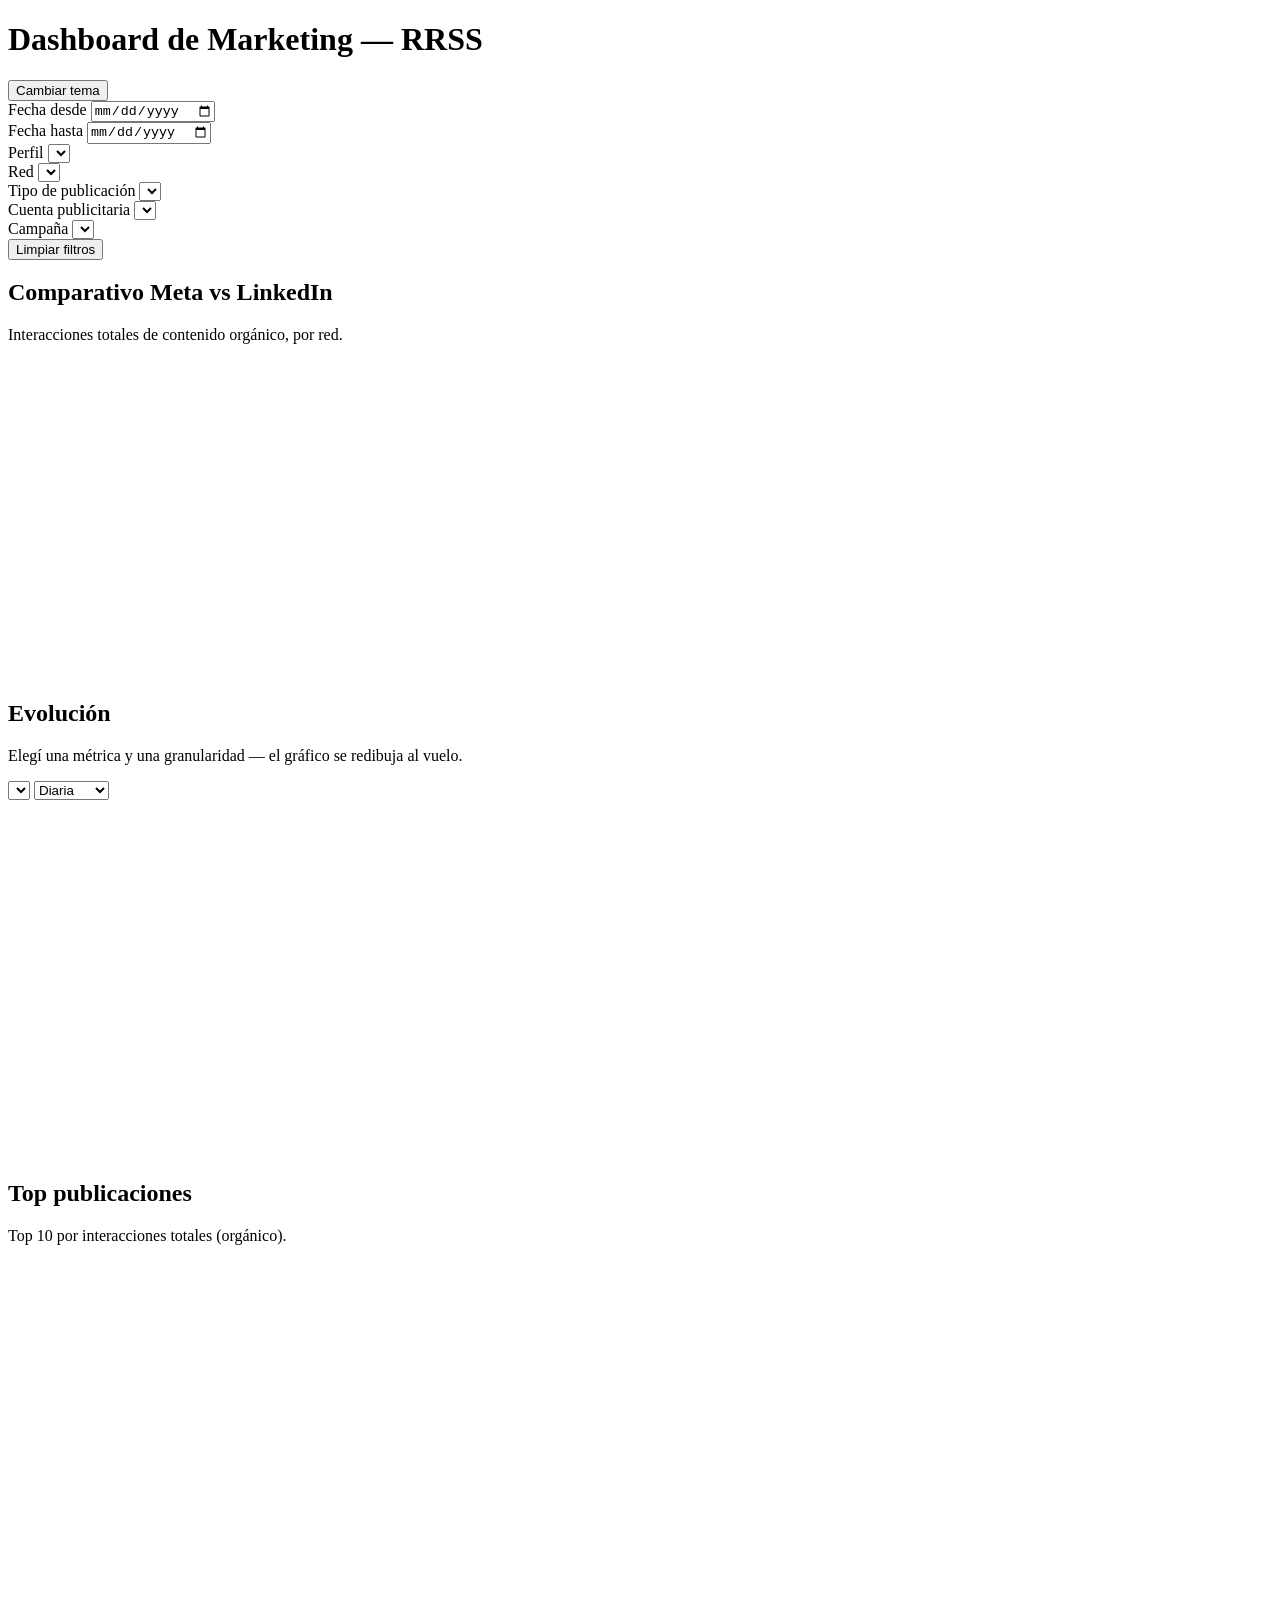
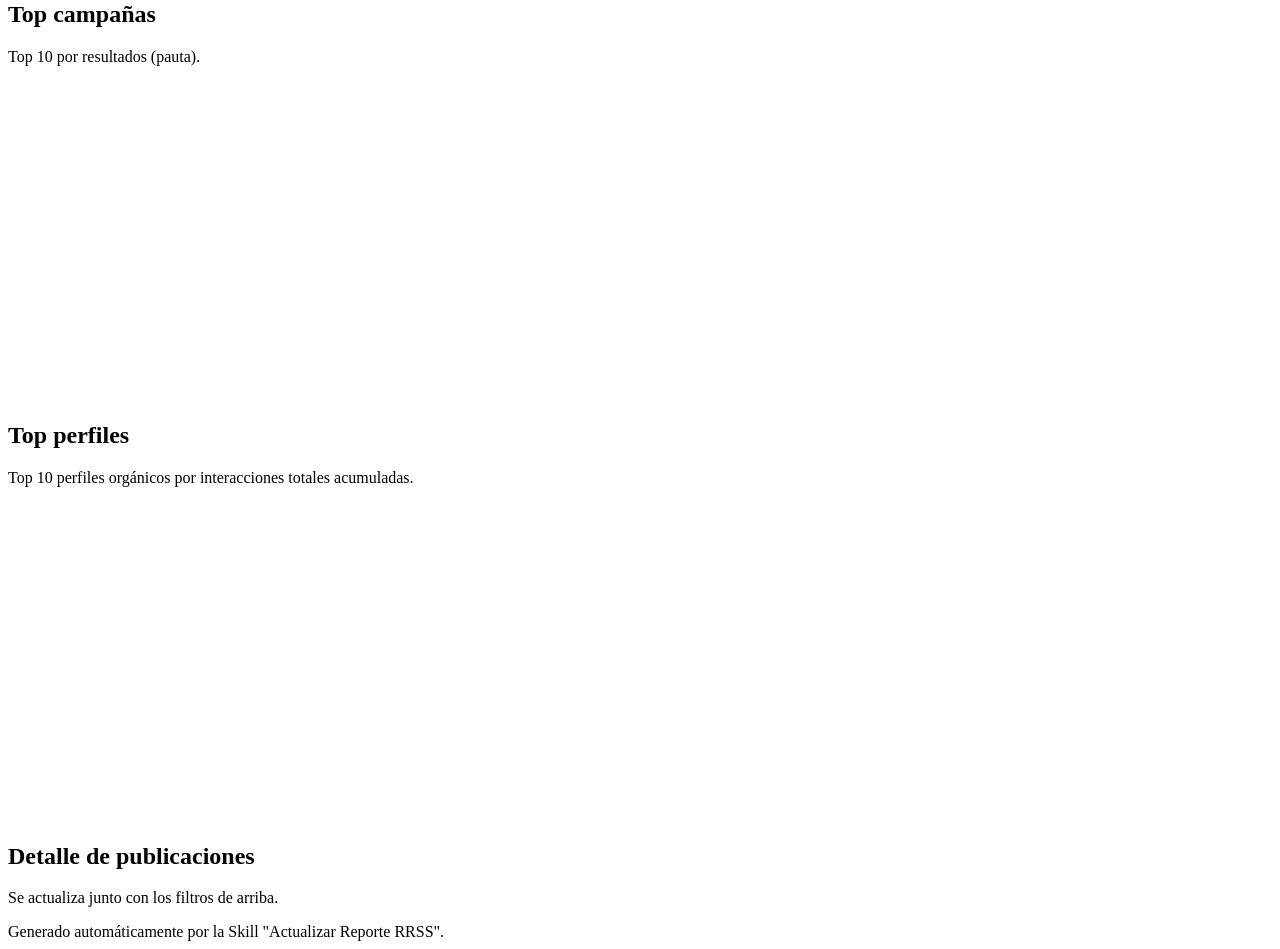
<file: marketing_analytics/dashboard/template.html>
<!doctype html>
<html lang="es">
<head>
<meta charset="utf-8" />
<meta name="viewport" content="width=device-width, initial-scale=1" />
<title>Dashboard de Marketing — RRSS</title>
<script src="https://cdn.plot.ly/plotly-2.35.2.min.js"></script>
<style>
__CSS_DASHBOARD__
</style>
</head>
<body>

<header>
  <div>
    <h1>Dashboard de Marketing — RRSS</h1>
    <p id="generado-en"></p>
  </div>
  <button id="toggle-tema" type="button">Cambiar tema</button>
</header>

<main>

  <div class="filtros">
    <div class="campo">
      <label for="f-desde">Fecha desde</label>
      <input type="date" id="f-desde" />
    </div>
    <div class="campo">
      <label for="f-hasta">Fecha hasta</label>
      <input type="date" id="f-hasta" />
    </div>
    <div class="campo">
      <label for="f-perfil">Perfil</label>
      <select id="f-perfil"></select>
    </div>
    <div class="campo">
      <label for="f-red">Red</label>
      <select id="f-red"></select>
    </div>
    <div class="campo">
      <label for="f-tipo">Tipo de publicación</label>
      <select id="f-tipo"></select>
    </div>
    <div class="campo">
      <label for="f-cuenta">Cuenta publicitaria</label>
      <select id="f-cuenta"></select>
    </div>
    <div class="campo">
      <label for="f-campana">Campaña</label>
      <select id="f-campana"></select>
    </div>
    <button id="limpiar-filtros" type="button">Limpiar filtros</button>
  </div>

  <div class="kpis" id="kpis"></div>

  <section class="panel">
    <h2>Comparativo Meta vs LinkedIn</h2>
    <p class="subtitulo">Interacciones totales de contenido orgánico, por red.</p>
    <div id="chart-comparativo" style="height:320px;"></div>
    <div class="nota-pendiente" id="nota-linkedin"></div>
  </section>

  <section class="panel">
    <h2>Evolución</h2>
    <p class="subtitulo">Elegí una métrica y una granularidad — el gráfico se redibuja al vuelo.</p>
    <div class="controles-panel">
      <select id="evo-metrica"></select>
      <select id="evo-granularidad">
        <option value="dia">Diaria</option>
        <option value="semana">Semanal</option>
        <option value="mes">Mensual</option>
      </select>
    </div>
    <div id="chart-evolucion" style="height:360px;"></div>
  </section>

  <div class="grid-2">
    <section class="panel">
      <h2>Top publicaciones</h2>
      <p class="subtitulo">Top 10 por interacciones totales (orgánico).</p>
      <div id="chart-top-publicaciones" style="height:320px;"></div>
    </section>
    <section class="panel">
      <h2>Top campañas</h2>
      <p class="subtitulo">Top 10 por resultados (pauta).</p>
      <div id="chart-top-campanas" style="height:320px;"></div>
    </section>
  </div>

  <section class="panel">
    <h2>Top perfiles</h2>
    <p class="subtitulo">Top 10 perfiles orgánicos por interacciones totales acumuladas.</p>
    <div id="chart-top-perfiles" style="height:320px;"></div>
  </section>

  <section class="panel">
    <h2>Detalle de publicaciones</h2>
    <p class="subtitulo">Se actualiza junto con los filtros de arriba.</p>
    <div id="tabla-detalle-organico"></div>
  </section>

</main>

<footer>Generado automáticamente por la Skill "Actualizar Reporte RRSS".</footer>

<script>
__JS_DASHBOARD__
</script>
</body>
</html>
</file>
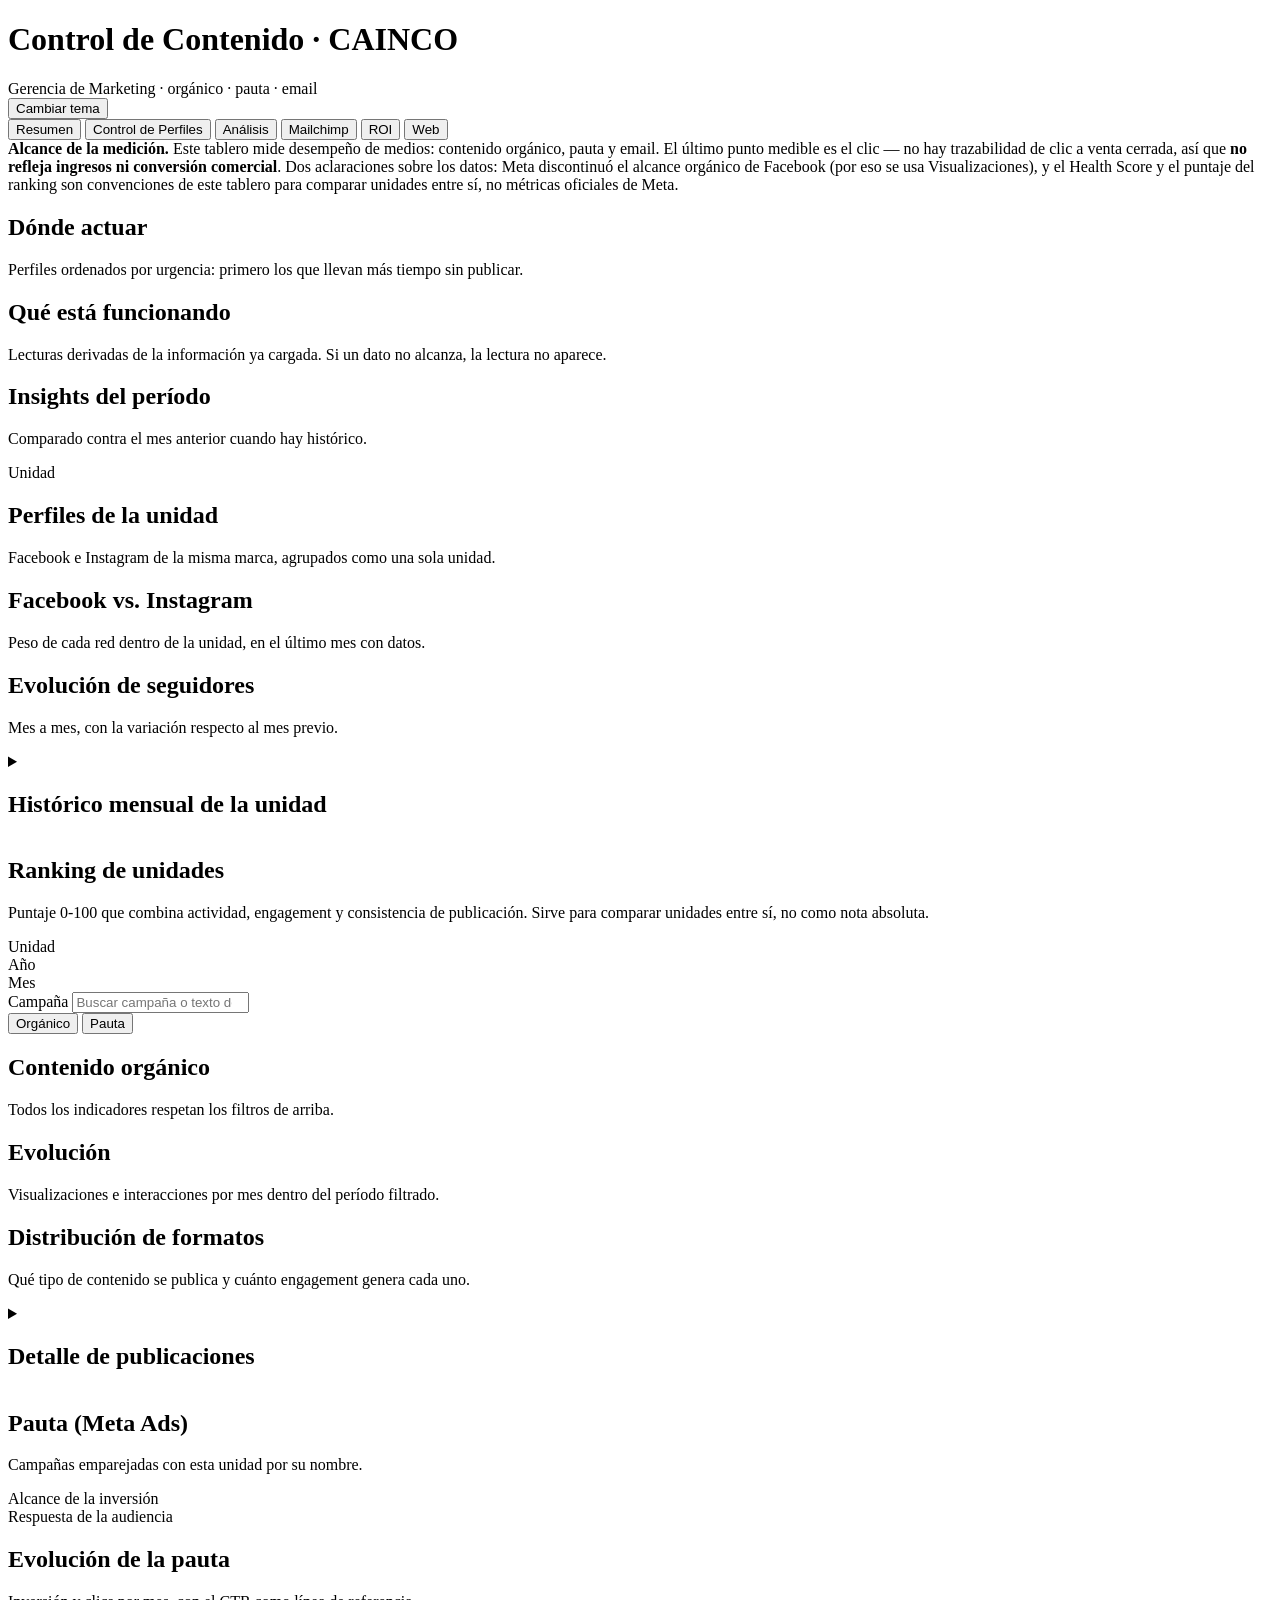
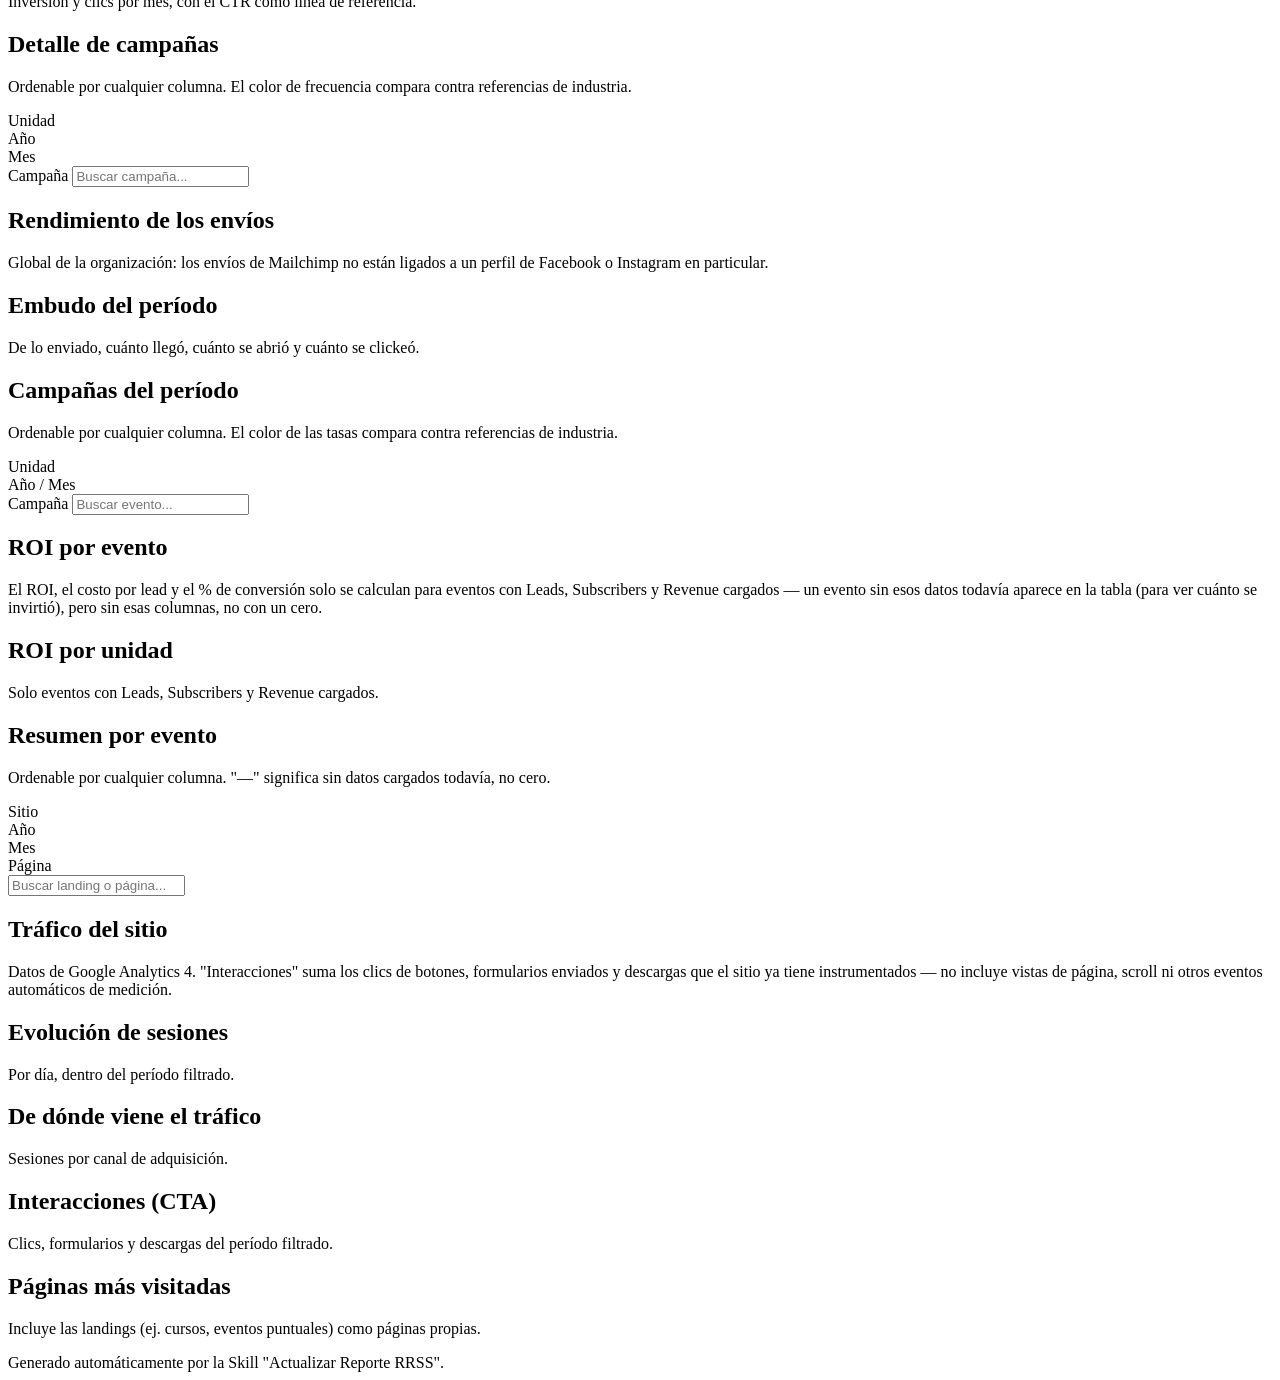
<file: marketing_analytics/dashboard/control_contenido/template.html>
<!doctype html>
<html lang="es">
<head>
<meta charset="utf-8" />
<meta name="viewport" content="width=device-width, initial-scale=1" />
<title>Control de Contenido · CAINCO</title>
<script src="https://cdn.plot.ly/plotly-2.35.2.min.js"></script>
<style>
__CSS_CONTROL_CONTENIDO__
</style>
</head>
<body>

<div class="sticky-top" id="sticky-top">
  <header>
    <div>
      <h1>Control de Contenido · CAINCO</h1>
      <p id="generado-en"></p>
      <span class="header-badge">Gerencia de Marketing · orgánico · pauta · email</span>
    </div>
    <button id="toggle-tema" type="button">Cambiar tema</button>
  </header>

  <div class="tabs">
    <button class="tab-btn activo" data-tab="resumen" type="button">Resumen</button>
    <button class="tab-btn" data-tab="perfiles" type="button">Control de Perfiles</button>
    <button class="tab-btn" data-tab="analisis" type="button">Análisis</button>
    <button class="tab-btn" data-tab="mailchimp" type="button">Mailchimp</button>
    <button class="tab-btn" data-tab="roi" type="button">ROI</button>
    <button class="tab-btn" data-tab="web" type="button">Web</button>
  </div>
</div>

<main>

  <!-- ============ RESUMEN ============ -->
  <section class="tab-panel activo" id="tab-resumen" data-titulo-impresion="Resumen">
    <div class="aviso">
      <strong>Alcance de la medición.</strong> Este tablero mide desempeño de medios: contenido orgánico, pauta y email.
      El último punto medible es el clic — no hay trazabilidad de clic a venta cerrada, así que
      <strong>no refleja ingresos ni conversión comercial</strong>.
      Dos aclaraciones sobre los datos: Meta discontinuó el alcance orgánico de Facebook (por eso se usa Visualizaciones),
      y el Health Score y el puntaje del ranking son convenciones de este tablero para comparar unidades entre sí,
      no métricas oficiales de Meta.
    </div>
    <div class="health-score" id="health-score"></div>
    <div class="kpis kpis-hero" id="kpis-resumen"></div>

    <div class="seccion">
      <div class="seccion-cabecera">
        <h2>Dónde actuar</h2>
        <p>Perfiles ordenados por urgencia: primero los que llevan más tiempo sin publicar.</p>
      </div>
      <section class="panel">
        <div id="tabla-salud-perfiles"></div>
      </section>
    </div>

    <div class="seccion">
      <div class="seccion-cabecera">
        <h2>Qué está funcionando</h2>
        <p>Lecturas derivadas de la información ya cargada. Si un dato no alcanza, la lectura no aparece.</p>
      </div>
      <section class="panel">
        <h2>Insights del período</h2>
        <p class="subtitulo">Comparado contra el mes anterior cuando hay histórico.</p>
        <div id="lista-insights"></div>
      </section>
    </div>
  </section>

  <!-- ============ CONTROL DE PERFILES ============ -->
  <section class="tab-panel" id="tab-perfiles" data-titulo-impresion="Control de Perfiles">
    <div class="barra-filtros">
      <div class="grupo-filtro">
        <label>Unidad</label>
        <div class="chips-filtro" id="chips-unidad-perfiles"></div>
      </div>
    </div>

    <div class="seccion">
      <div class="seccion-cabecera">
        <h2 id="titulo-unidad-perfiles">Perfiles de la unidad</h2>
        <p>Facebook e Instagram de la misma marca, agrupados como una sola unidad.</p>
      </div>
      <div id="lista-perfiles-unidad" class="grid-perfiles"></div>
    </div>

    <div class="seccion">
      <div class="grid-2">
        <section class="panel">
          <h2>Facebook vs. Instagram</h2>
          <p class="subtitulo">Peso de cada red dentro de la unidad, en el último mes con datos.</p>
          <div id="chart-comparacion-redes" class="grafico-alto"></div>
        </section>
        <section class="panel">
          <h2>Evolución de seguidores</h2>
          <p class="subtitulo">Mes a mes, con la variación respecto al mes previo.</p>
          <div id="chart-seguidores" class="grafico-alto"></div>
        </section>
      </div>
    </div>

    <section class="panel">
      <details class="detalle-tabla">
        <summary><h2>Histórico mensual de la unidad</h2></summary>
        <div id="tabla-control-perfiles" class="detalle-contenido"></div>
      </details>
    </section>

    <div class="seccion">
      <div class="seccion-cabecera">
        <h2>Ranking de unidades</h2>
        <p>Puntaje 0-100 que combina actividad, engagement y consistencia de publicación. Sirve para comparar unidades entre sí, no como nota absoluta.</p>
      </div>
      <section class="panel">
        <div id="ranking-unidades"></div>
      </section>
    </div>
  </section>

  <!-- ============ ANÁLISIS ============ -->
  <section class="tab-panel" id="tab-analisis" data-titulo-impresion="Análisis">
    <div class="barra-filtros">
      <div class="grupo-filtro">
        <label>Unidad</label>
        <div class="chips-filtro" id="chips-unidad-analisis"></div>
      </div>
      <div class="grupo-filtro">
        <label>Año</label>
        <div id="drop-anio-analisis"></div>
      </div>
      <div class="grupo-filtro">
        <label>Mes</label>
        <div id="drop-mes-analisis"></div>
      </div>
      <div class="grupo-filtro">
        <label>Campaña</label>
        <input type="search" class="buscador" id="buscar-campana-analisis" placeholder="Buscar campaña o texto de publicación..." />
      </div>
    </div>

    <div class="subtabs">
      <button class="subtab-btn activo" data-subtab-grupo="analisis" data-subtab="analisis-organico" type="button">Orgánico</button>
      <button class="subtab-btn" data-subtab-grupo="analisis" data-subtab="analisis-pauta" type="button">Pauta</button>
    </div>

    <div class="subtab-panel activo" data-subtab-grupo="analisis" id="subtab-analisis-organico" data-titulo-impresion="Análisis · Orgánico">
      <div class="seccion">
        <div class="seccion-cabecera">
          <h2>Contenido orgánico</h2>
          <p id="nota-organico">Todos los indicadores respetan los filtros de arriba.</p>
        </div>
        <div class="kpis" id="kpis-analisis-organico"></div>

        <div class="grid-2-desigual">
          <section class="panel">
            <h2>Evolución</h2>
            <p class="subtitulo">Visualizaciones e interacciones por mes dentro del período filtrado.</p>
            <div id="chart-organico" class="grafico-medio"></div>
          </section>
          <section class="panel">
            <h2>Distribución de formatos</h2>
            <p class="subtitulo">Qué tipo de contenido se publica y cuánto engagement genera cada uno.</p>
            <div id="chart-formatos" class="grafico-medio"></div>
          </section>
        </div>

        <section class="panel">
          <details class="detalle-tabla">
            <summary><h2>Detalle de publicaciones</h2></summary>
            <div class="detalle-contenido" id="detalle-organico"></div>
          </details>
        </section>
      </div>
    </div>

    <div class="subtab-panel" data-subtab-grupo="analisis" id="subtab-analisis-pauta" data-titulo-impresion="Análisis · Pauta">
      <div class="seccion">
        <div class="seccion-cabecera">
          <h2>Pauta (Meta Ads)</h2>
          <p>Campañas emparejadas con esta unidad por su nombre.</p>
        </div>
        <div class="sub-cabecera">Alcance de la inversión</div>
        <div class="kpis" id="kpis-analisis-ads-progreso"></div>
        <div class="sub-cabecera">Respuesta de la audiencia</div>
        <div class="kpis" id="kpis-analisis-ads-conversion"></div>

        <section class="panel">
          <h2>Evolución de la pauta</h2>
          <p class="subtitulo">Inversión y clics por mes, con el CTR como línea de referencia.</p>
          <div id="chart-ads" class="grafico-alto"></div>
        </section>

        <section class="panel">
          <h2>Detalle de campañas</h2>
          <p class="subtitulo" id="subtitulo-campanas">
            Ordenable por cualquier columna. El color de frecuencia compara contra referencias de industria.
          </p>
          <div id="detalle-ads"></div>
        </section>
      </div>
    </div>
  </section>

  <!-- ============ MAILCHIMP ============ -->
  <section class="tab-panel" id="tab-mailchimp" data-titulo-impresion="Mailchimp">
    <div class="barra-filtros">
      <div class="grupo-filtro">
        <label>Unidad</label>
        <div class="chips-filtro" id="chips-unidad-mailchimp"></div>
      </div>
      <div class="grupo-filtro">
        <label>Año</label>
        <div id="drop-anio-mailchimp"></div>
      </div>
      <div class="grupo-filtro">
        <label>Mes</label>
        <div id="drop-mes-mailchimp"></div>
      </div>
      <div class="grupo-filtro">
        <label>Campaña</label>
        <input type="search" class="buscador" id="buscar-campana-mailchimp" placeholder="Buscar campaña..." />
      </div>
    </div>

    <div class="seccion">
      <div class="seccion-cabecera">
        <h2 id="titulo-mailchimp" class="titulo-con-icono">Rendimiento de los envíos</h2>
        <p>Global de la organización: los envíos de Mailchimp no están ligados a un perfil de Facebook o Instagram en particular.</p>
      </div>
      <div class="kpis kpis-2filas" id="kpis-mailchimp"></div>

      <section class="panel">
        <h2>Embudo del período</h2>
        <p class="subtitulo">De lo enviado, cuánto llegó, cuánto se abrió y cuánto se clickeó.</p>
        <div id="chart-mailchimp-embudo" class="grafico-medio"></div>
      </section>

      <section class="panel">
        <h2>Campañas del período</h2>
        <p class="subtitulo" id="subtitulo-campanas-mailchimp">
          Ordenable por cualquier columna. El color de las tasas compara contra referencias de industria.
        </p>
        <div id="tabla-mailchimp"></div>
      </section>
    </div>
  </section>

  <!-- ============ ROI ============ -->
  <section class="tab-panel" id="tab-roi" data-titulo-impresion="ROI">
    <div class="barra-filtros">
      <div class="grupo-filtro">
        <label>Unidad</label>
        <div class="chips-filtro" id="chips-unidad-roi"></div>
      </div>
      <div class="grupo-filtro">
        <label>Año / Mes</label>
        <div id="drop-mes-roi"></div>
      </div>
      <div class="grupo-filtro">
        <label>Campaña</label>
        <input type="search" class="buscador" id="buscar-campana-roi" placeholder="Buscar evento..." />
      </div>
    </div>

    <div class="seccion">
      <div class="seccion-cabecera">
        <h2>ROI por evento</h2>
        <p>
          El ROI, el costo por lead y el % de conversión solo se calculan para eventos con
          Leads, Subscribers y Revenue cargados — un evento sin esos datos todavía aparece en la
          tabla (para ver cuánto se invirtió), pero sin esas columnas, no con un cero.
        </p>
      </div>
      <div class="kpis" id="kpis-roi"></div>

      <section class="panel">
        <h2>ROI por unidad</h2>
        <p class="subtitulo">Solo eventos con Leads, Subscribers y Revenue cargados.</p>
        <div id="chart-roi-unidad" class="grafico-alto"></div>
      </section>

      <section class="panel">
        <h2>Resumen por evento</h2>
        <p class="subtitulo">Ordenable por cualquier columna. "—" significa sin datos cargados todavía, no cero.</p>
        <div id="tabla-roi-eventos"></div>
      </section>
    </div>
  </section>

  <!-- ============ WEB (Google Analytics 4) ============ -->
  <section class="tab-panel" id="tab-web" data-titulo-impresion="Web">
    <div class="barra-filtros">
      <div class="grupo-filtro">
        <label>Sitio</label>
        <div class="chips-filtro" id="chips-unidad-web"></div>
      </div>
      <div class="grupo-filtro">
        <label>Año</label>
        <div id="drop-anio-web"></div>
      </div>
      <div class="grupo-filtro">
        <label>Mes</label>
        <div id="drop-mes-web"></div>
      </div>
      <div class="grupo-filtro">
        <label>Página</label>
        <div class="dropdown-multi">
          <input type="search" class="buscador" id="buscar-pagina-web" placeholder="Buscar landing o página..." autocomplete="off" />
          <div class="dropdown-panel" id="sugerencias-pagina-web"></div>
        </div>
        <div class="chips-filtro" id="filtro-pagina-web"></div>
      </div>
    </div>

    <div class="seccion">
      <div class="seccion-cabecera">
        <h2>Tráfico del sitio</h2>
        <p>Datos de Google Analytics 4. "Interacciones" suma los clics de botones, formularios enviados y
          descargas que el sitio ya tiene instrumentados — no incluye vistas de página, scroll ni otros
          eventos automáticos de medición.</p>
      </div>
      <div class="kpis" id="kpis-web"></div>

      <section class="panel">
        <h2>Evolución de sesiones</h2>
        <p class="subtitulo" id="subtitulo-evolucion-web">Por día, dentro del período filtrado.</p>
        <div id="chart-web-evolucion" class="grafico-alto"></div>
      </section>

      <div class="grid-2">
        <section class="panel">
          <h2>De dónde viene el tráfico</h2>
          <p class="subtitulo" id="subtitulo-canales-web">Sesiones por canal de adquisición.</p>
          <div id="chart-web-canales" class="grafico-medio"></div>
        </section>
        <section class="panel">
          <h2>Interacciones (CTA)</h2>
          <p class="subtitulo" id="subtitulo-eventos-web">Clics, formularios y descargas del período filtrado.</p>
          <div id="tabla-web-eventos"></div>
        </section>
      </div>

      <section class="panel">
        <h2>Páginas más visitadas</h2>
        <p class="subtitulo">Incluye las landings (ej. cursos, eventos puntuales) como páginas propias.</p>
        <div id="tabla-web-paginas"></div>
      </section>
    </div>
  </section>

</main>

<footer>Generado automáticamente por la Skill "Actualizar Reporte RRSS".</footer>

<script>
__JS_CONTROL_CONTENIDO__
</script>
</body>
</html>
</file>
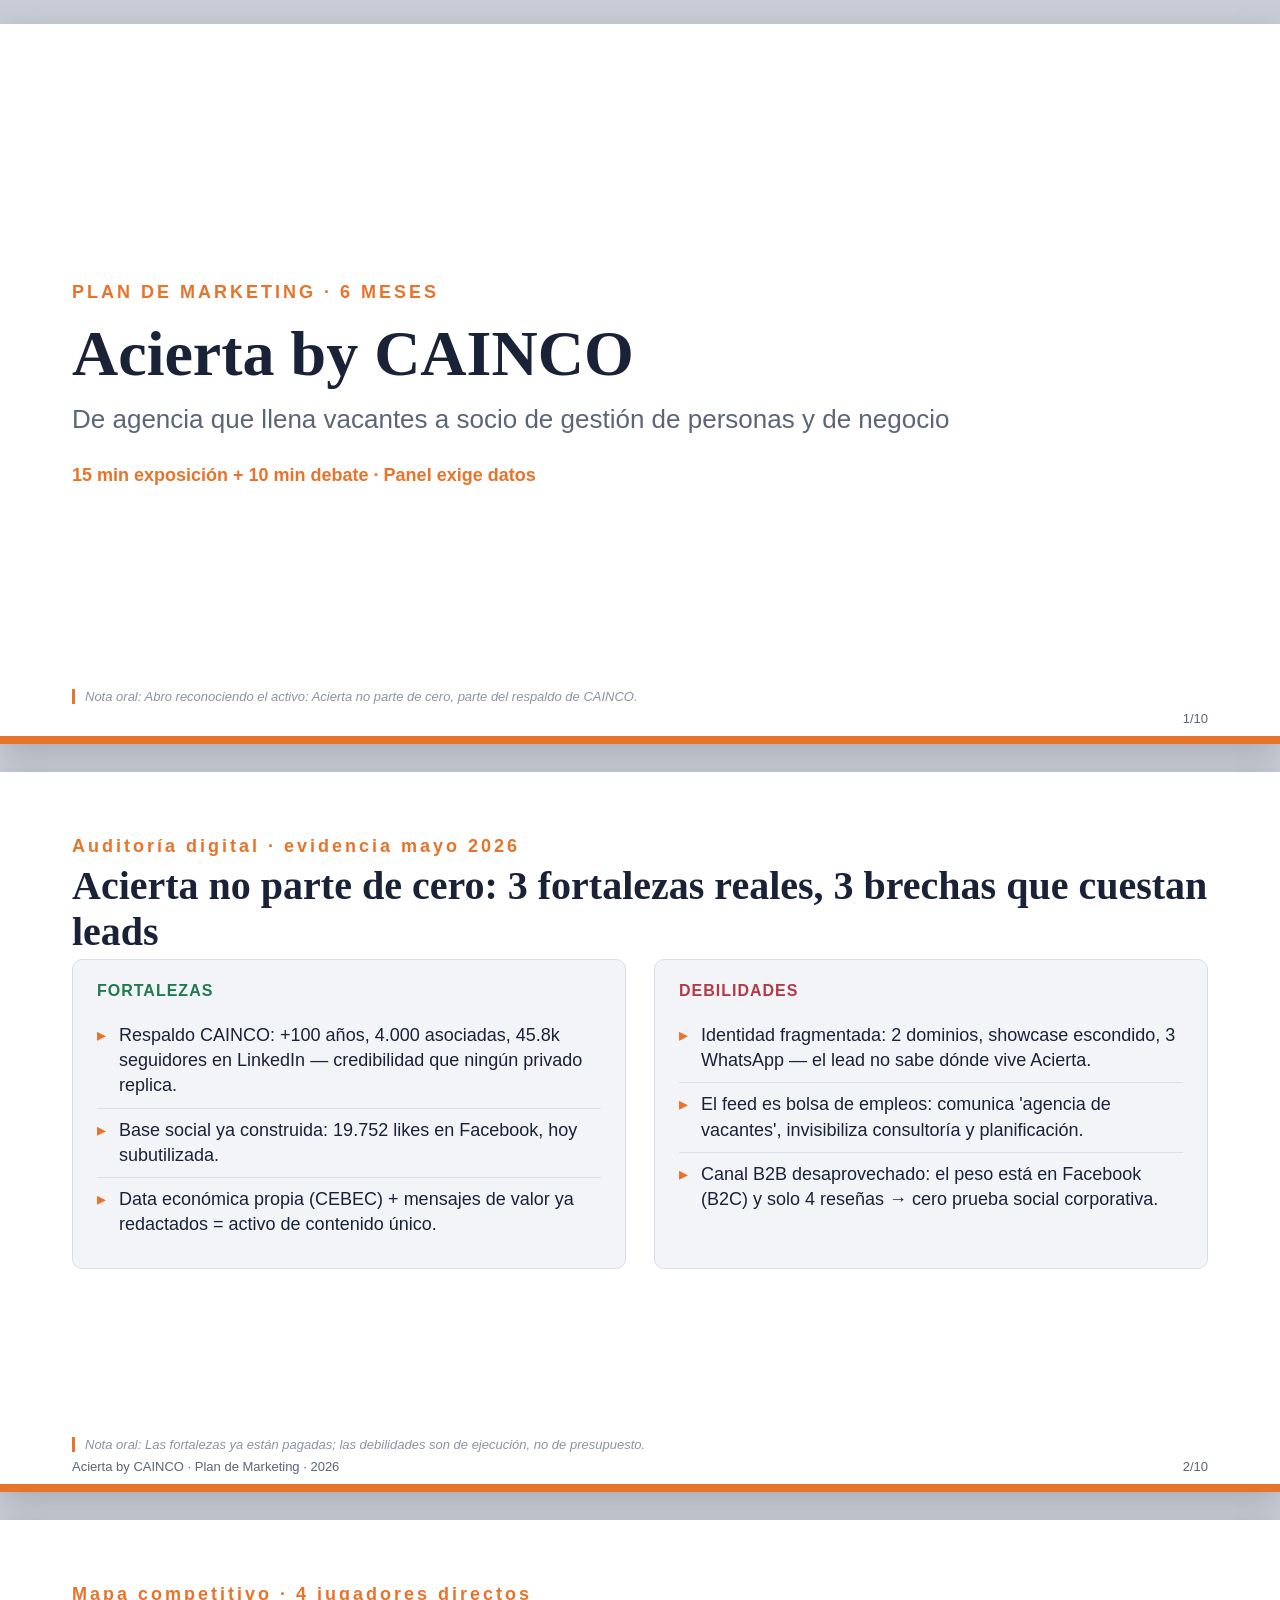
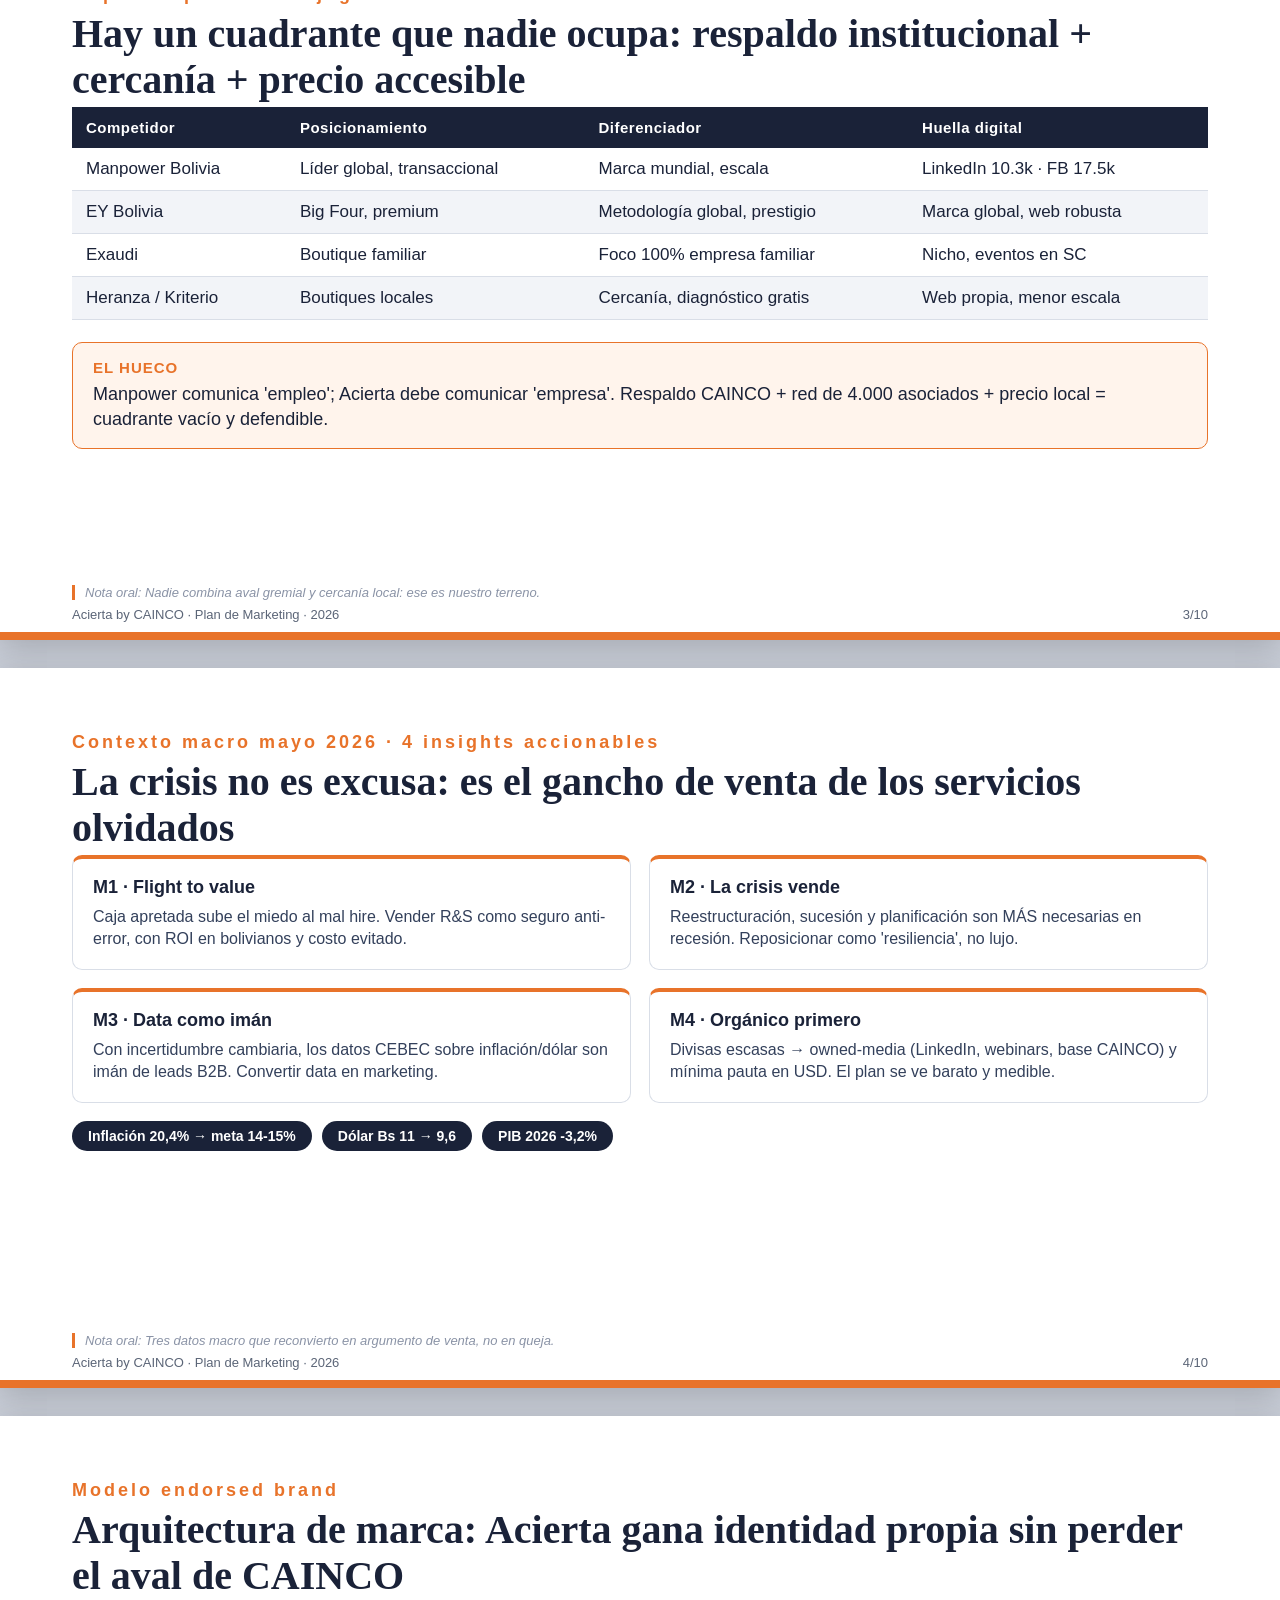
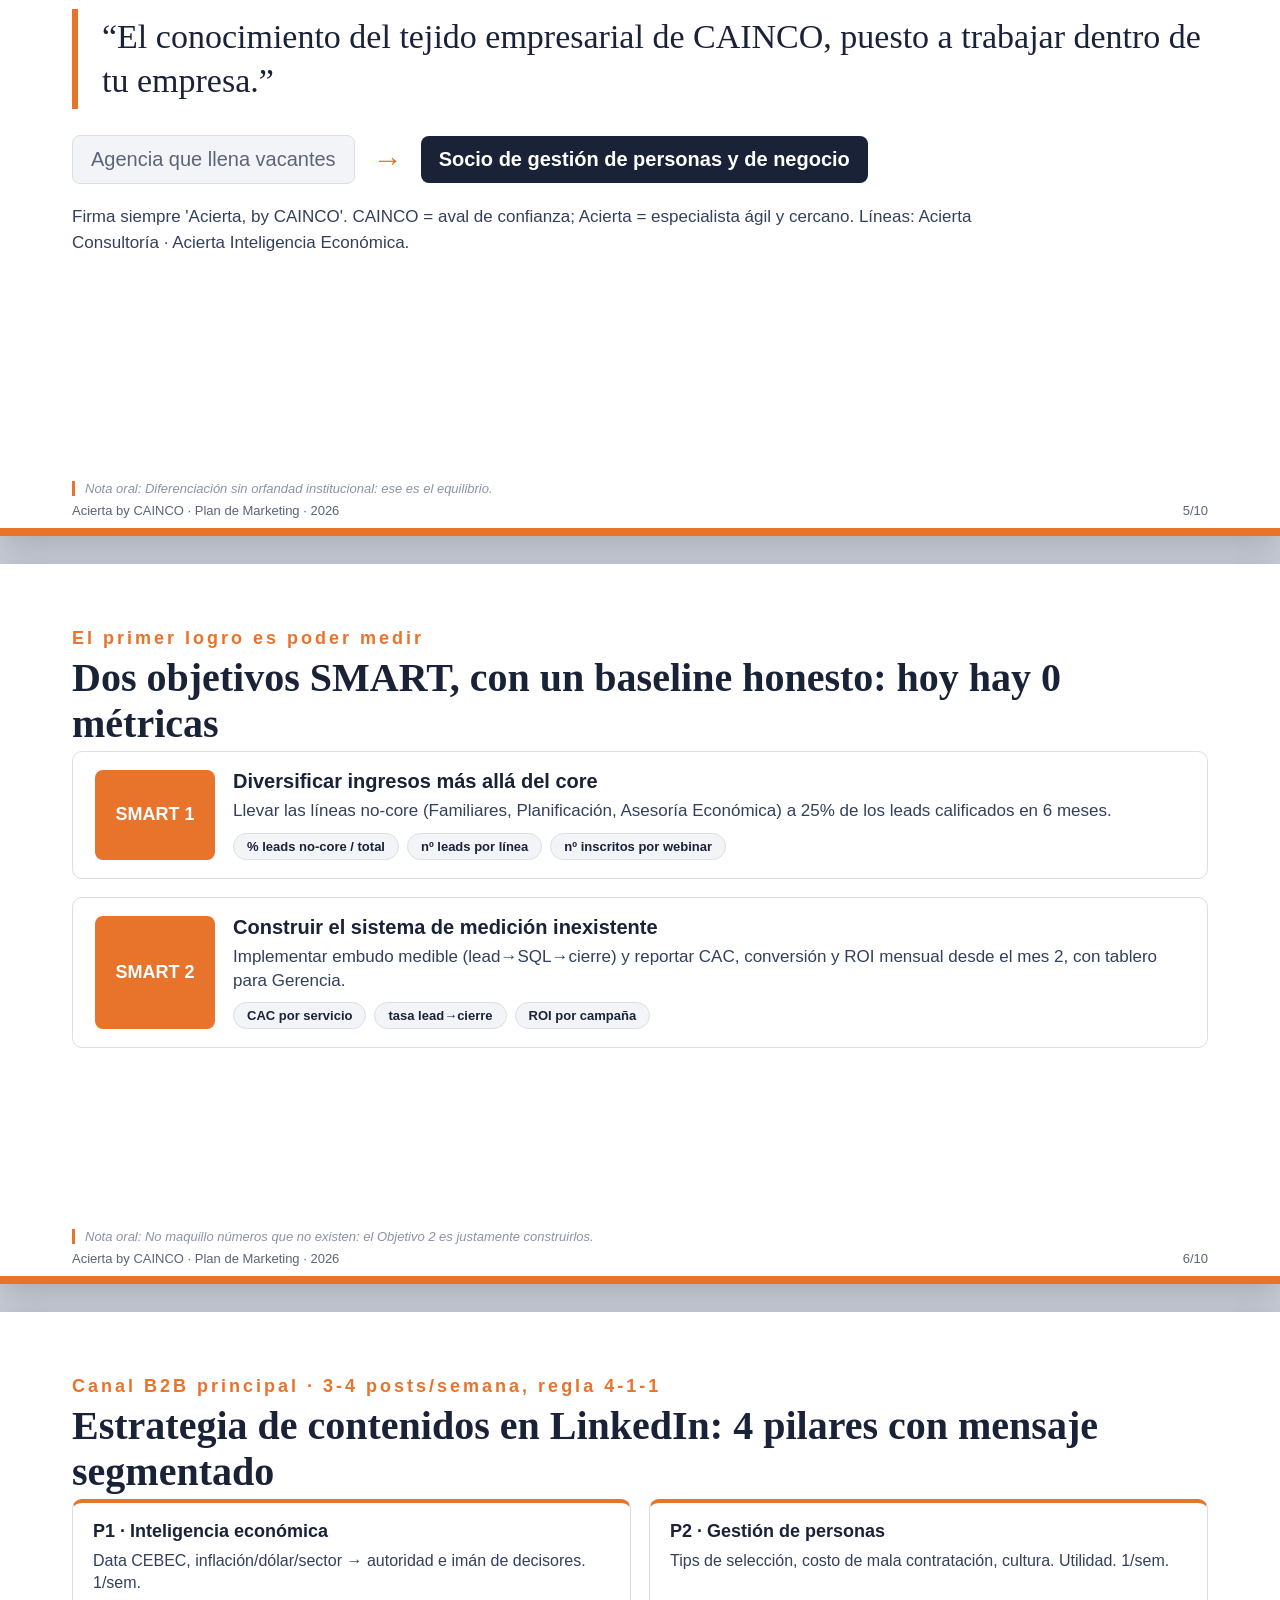
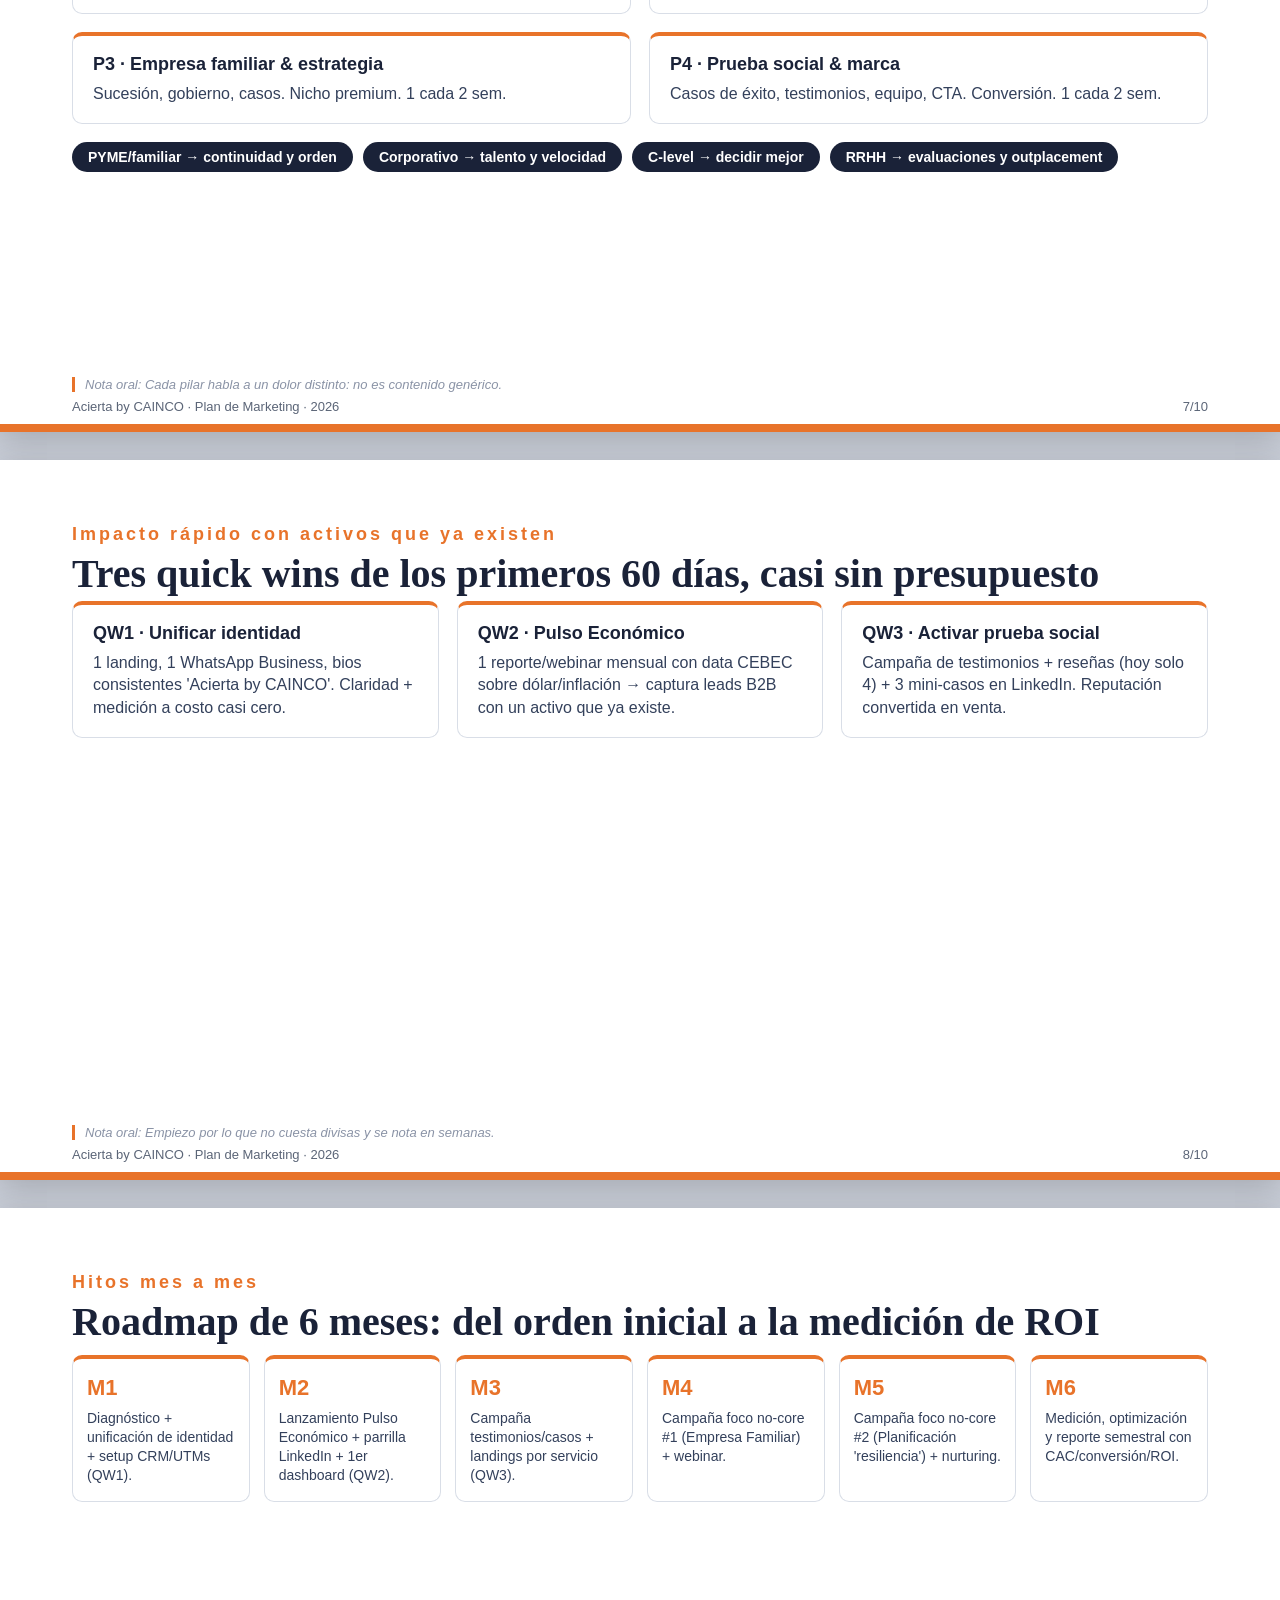
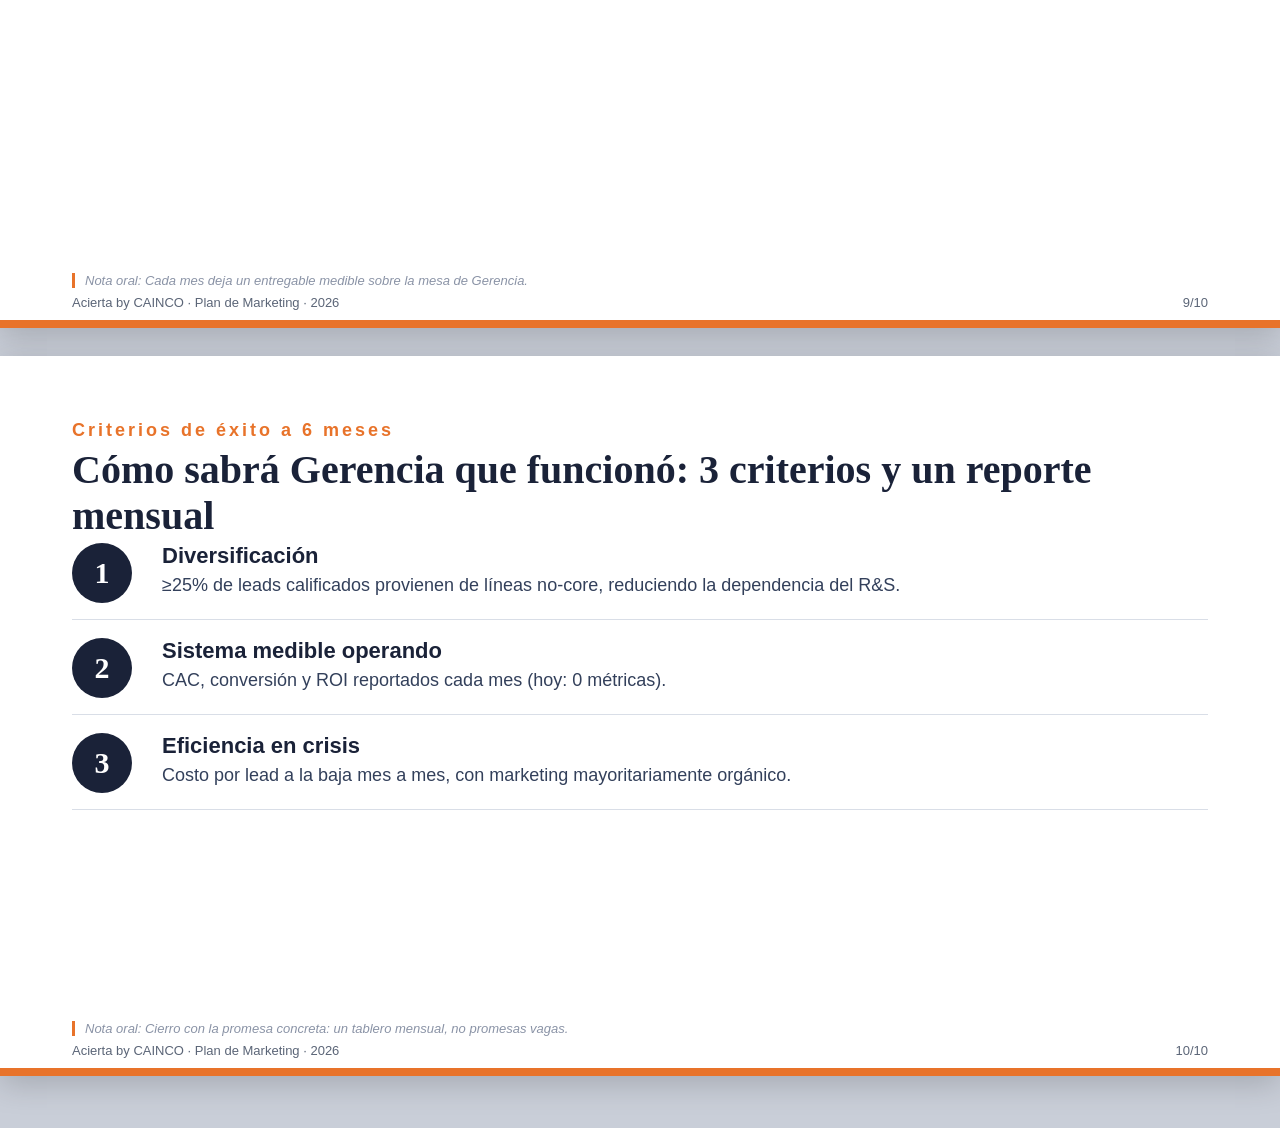
<file: casos/cainco/deck/output/deck.html>
<!DOCTYPE html>
<html lang="es"><head><meta charset="utf-8">
<title>Acierta by CAINCO — Plan de Marketing 6 meses</title>
<style>
:root {
  --ink:#1A2238; --orange:#E8732A; --paper:#FFFFFF;
  --mist:#F2F4F8; --line:#D9DEE7; --good:#1F7A4D;
  --bad:#B23A48; --muted:#5B6577;
}
* { box-sizing:border-box; margin:0; padding:0; }
body { background:#c9ced8; font-family:Segoe UI, Arial, sans-serif; color:var(--ink); padding:24px 0; }
.slide {
  width:1280px; height:720px; margin:0 auto 28px; background:var(--paper);
  position:relative; overflow:hidden; box-shadow:0 8px 30px rgba(0,0,0,.18);
  padding:64px 72px;
}
.slide::after {
  content:""; position:absolute; left:0; right:0; bottom:0; height:8px;
  background:var(--orange);
}
.kicker { color:var(--orange); font-weight:700; letter-spacing:3px; font-size:18px; }
h1 { font-family:Georgia, 'Times New Roman', serif; font-size:40px; line-height:1.15; margin:6px 0 4px; }
.sub { color:var(--muted); font-size:20px; margin-bottom:28px; }
.foot { position:absolute; left:72px; bottom:18px; color:var(--muted); font-size:13px; }
.pageno { position:absolute; right:72px; bottom:18px; color:var(--muted); font-size:13px; }
.note { position:absolute; left:72px; bottom:40px; right:72px; color:#8a93a6;
  font-size:13px; font-style:italic; border-left:3px solid var(--orange); padding-left:10px; }

/* cover */
.cover { display:flex; flex-direction:column; justify-content:center; height:100%; }
.cover h1 { font-size:64px; margin:14px 0; }
.cover .csub { font-size:26px; color:var(--muted); max-width:900px; }
.cover .cmeta { margin-top:30px; color:var(--orange); font-weight:600; font-size:18px; }

/* two columns */
.cols { display:grid; grid-template-columns:1fr 1fr; gap:28px; }
.col { border:1px solid var(--line); border-radius:10px; padding:22px 24px; background:var(--mist); }
.col .clabel { font-weight:800; letter-spacing:1px; font-size:16px; margin-bottom:14px; }
.col.good .clabel { color:var(--good); }
.col.bad .clabel { color:var(--bad); }
.col ul { list-style:none; }
.col li { font-size:18px; line-height:1.4; padding:9px 0 9px 22px; position:relative; border-top:1px solid var(--line); }
.col li:first-child { border-top:none; }
.col li::before { content:"\25B8"; position:absolute; left:0; color:var(--orange); }

/* table */
table { width:100%; border-collapse:collapse; font-size:17px; }
th { background:var(--ink); color:#fff; text-align:left; padding:12px 14px; font-size:15px; letter-spacing:.5px; }
td { padding:11px 14px; border-bottom:1px solid var(--line); vertical-align:top; }
tr:nth-child(even) td { background:var(--mist); }
.callout { margin-top:22px; background:#fff4ec; border:1px solid var(--orange); border-radius:10px; padding:16px 20px; }
.callout .clabel { color:var(--orange); font-weight:800; letter-spacing:1px; font-size:15px; }
.callout .ctext { font-size:18px; line-height:1.4; margin-top:6px; }

/* cards */
.cards { display:grid; gap:18px; }
.cards.c2 { grid-template-columns:1fr 1fr; }
.cards.c3 { grid-template-columns:1fr 1fr 1fr; }
.card { border:1px solid var(--line); border-top:4px solid var(--orange); border-radius:10px; padding:18px 20px; background:#fff; }
.card .clabel { font-weight:800; color:var(--ink); font-size:18px; margin-bottom:8px; }
.card .cbody { font-size:16px; line-height:1.4; color:#33405b; }
.facts { display:flex; flex-wrap:wrap; gap:10px; margin-top:18px; }
.fact { background:var(--ink); color:#fff; border-radius:20px; padding:7px 16px; font-size:14px; font-weight:600; }

/* statement */
.quote { font-family:Georgia, 'Times New Roman', serif; font-size:34px; line-height:1.3; color:var(--ink);
  border-left:6px solid var(--orange); padding:6px 0 6px 24px; margin:10px 0 26px; }
.shift { display:flex; align-items:center; gap:18px; font-size:20px; margin-bottom:20px; }
.shift .from { background:var(--mist); border:1px solid var(--line); border-radius:8px; padding:12px 18px; color:var(--muted); }
.shift .arrow { color:var(--orange); font-size:30px; font-weight:800; }
.shift .to { background:var(--ink); color:#fff; border-radius:8px; padding:12px 18px; font-weight:600; }
.extra { font-size:17px; line-height:1.5; color:#33405b; max-width:980px; }

/* objectives */
.objs { display:grid; gap:18px; }
.obj { border:1px solid var(--line); border-radius:10px; padding:18px 22px; background:#fff; display:grid; grid-template-columns:120px 1fr; gap:18px; }
.obj .tag { background:var(--orange); color:#fff; font-weight:800; border-radius:8px; display:flex; align-items:center; justify-content:center; font-size:18px; }
.obj .oname { font-weight:700; font-size:20px; }
.obj .ogoal { font-size:17px; line-height:1.4; color:#33405b; margin:6px 0 10px; }
.kpis { display:flex; flex-wrap:wrap; gap:8px; }
.kpi { background:var(--mist); border:1px solid var(--line); border-radius:16px; padding:5px 13px; font-size:13px; color:var(--ink); font-weight:600; }

/* timeline */
.tl { display:grid; grid-template-columns:repeat(6,1fr); gap:14px; margin-top:10px; }
.tstep { background:#fff; border:1px solid var(--line); border-top:4px solid var(--orange); border-radius:10px; padding:16px 14px; }
.tstep .when { font-weight:800; color:var(--orange); font-size:22px; }
.tstep .what { font-size:14px; line-height:1.35; color:#33405b; margin-top:8px; }

/* numbered */
.nums { display:grid; gap:18px; }
.num { display:grid; grid-template-columns:70px 1fr; gap:20px; align-items:start; border-bottom:1px solid var(--line); padding-bottom:16px; }
.num .ncircle { width:60px; height:60px; border-radius:50%; background:var(--ink); color:#fff; font-size:30px; font-weight:800; display:flex; align-items:center; justify-content:center; font-family:Georgia, 'Times New Roman', serif; }
.num .nhead { font-weight:800; font-size:22px; }
.num .nbody { font-size:18px; line-height:1.4; color:#33405b; margin-top:4px; }

@media print {
  @page { size:1280px 720px; margin:0; }
  body { background:#fff; padding:0; }
  .slide { margin:0; box-shadow:none; page-break-after:always; }
}
</style>
</head><body>
<section class="slide"><div class="cover">
          <div class="kicker">PLAN DE MARKETING · 6 MESES</div>
          <h1>Acierta by CAINCO</h1>
          <div class="csub">De agencia que llena vacantes a socio de gestión de personas y de negocio</div>
          <div class="cmeta">15 min exposición + 10 min debate · Panel exige datos</div>
        </div><div class="note">Nota oral: Abro reconociendo el activo: Acierta no parte de cero, parte del respaldo de CAINCO.</div><div class="pageno">1/10</div></section>
<section class="slide"><div class="kicker">Auditoría digital · evidencia mayo 2026</div><h1>Acierta no parte de cero: 3 fortalezas reales, 3 brechas que cuestan leads</h1><div class="cols"><div class="col good"><div class="clabel">FORTALEZAS</div><ul><li>Respaldo CAINCO: +100 años, 4.000 asociadas, 45.8k seguidores en LinkedIn — credibilidad que ningún privado replica.</li><li>Base social ya construida: 19.752 likes en Facebook, hoy subutilizada.</li><li>Data económica propia (CEBEC) + mensajes de valor ya redactados = activo de contenido único.</li></ul></div><div class="col bad"><div class="clabel">DEBILIDADES</div><ul><li>Identidad fragmentada: 2 dominios, showcase escondido, 3 WhatsApp — el lead no sabe dónde vive Acierta.</li><li>El feed es bolsa de empleos: comunica &#x27;agencia de vacantes&#x27;, invisibiliza consultoría y planificación.</li><li>Canal B2B desaprovechado: el peso está en Facebook (B2C) y solo 4 reseñas → cero prueba social corporativa.</li></ul></div></div><div class="note">Nota oral: Las fortalezas ya están pagadas; las debilidades son de ejecución, no de presupuesto.</div><div class="foot">Acierta by CAINCO · Plan de Marketing · 2026</div><div class="pageno">2/10</div></section>
<section class="slide"><div class="kicker">Mapa competitivo · 4 jugadores directos</div><h1>Hay un cuadrante que nadie ocupa: respaldo institucional + cercanía + precio accesible</h1><table><thead><tr><th>Competidor</th><th>Posicionamiento</th><th>Diferenciador</th><th>Huella digital</th></tr></thead><tbody><tr><td>Manpower Bolivia</td><td>Líder global, transaccional</td><td>Marca mundial, escala</td><td>LinkedIn 10.3k · FB 17.5k</td></tr><tr><td>EY Bolivia</td><td>Big Four, premium</td><td>Metodología global, prestigio</td><td>Marca global, web robusta</td></tr><tr><td>Exaudi</td><td>Boutique familiar</td><td>Foco 100% empresa familiar</td><td>Nicho, eventos en SC</td></tr><tr><td>Heranza / Kriterio</td><td>Boutiques locales</td><td>Cercanía, diagnóstico gratis</td><td>Web propia, menor escala</td></tr></tbody></table><div class="callout"><div class="clabel">EL HUECO</div><div class="ctext">Manpower comunica &#x27;empleo&#x27;; Acierta debe comunicar &#x27;empresa&#x27;. Respaldo CAINCO + red de 4.000 asociados + precio local = cuadrante vacío y defendible.</div></div><div class="note">Nota oral: Nadie combina aval gremial y cercanía local: ese es nuestro terreno.</div><div class="foot">Acierta by CAINCO · Plan de Marketing · 2026</div><div class="pageno">3/10</div></section>
<section class="slide"><div class="kicker">Contexto macro mayo 2026 · 4 insights accionables</div><h1>La crisis no es excusa: es el gancho de venta de los servicios olvidados</h1><div class="cards c2"><div class="card"><div class="clabel">M1 · Flight to value</div><div class="cbody">Caja apretada sube el miedo al mal hire. Vender R&amp;S como seguro anti-error, con ROI en bolivianos y costo evitado.</div></div><div class="card"><div class="clabel">M2 · La crisis vende</div><div class="cbody">Reestructuración, sucesión y planificación son MÁS necesarias en recesión. Reposicionar como &#x27;resiliencia&#x27;, no lujo.</div></div><div class="card"><div class="clabel">M3 · Data como imán</div><div class="cbody">Con incertidumbre cambiaria, los datos CEBEC sobre inflación/dólar son imán de leads B2B. Convertir data en marketing.</div></div><div class="card"><div class="clabel">M4 · Orgánico primero</div><div class="cbody">Divisas escasas → owned-media (LinkedIn, webinars, base CAINCO) y mínima pauta en USD. El plan se ve barato y medible.</div></div></div><div class="facts"><span class="fact">Inflación 20,4% → meta 14-15%</span><span class="fact">Dólar Bs 11 → 9,6</span><span class="fact">PIB 2026 -3,2%</span></div><div class="note">Nota oral: Tres datos macro que reconvierto en argumento de venta, no en queja.</div><div class="foot">Acierta by CAINCO · Plan de Marketing · 2026</div><div class="pageno">4/10</div></section>
<section class="slide"><div class="kicker">Modelo endorsed brand</div><h1>Arquitectura de marca: Acierta gana identidad propia sin perder el aval de CAINCO</h1><div class="quote">&ldquo;El conocimiento del tejido empresarial de CAINCO, puesto a trabajar dentro de tu empresa.&rdquo;</div><div class="shift"><span class="from">Agencia que llena vacantes</span><span class="arrow">&rarr;</span><span class="to">Socio de gestión de personas y de negocio</span></div><div class="extra">Firma siempre &#x27;Acierta, by CAINCO&#x27;. CAINCO = aval de confianza; Acierta = especialista ágil y cercano. Líneas: Acierta Consultoría · Acierta Inteligencia Económica.</div><div class="note">Nota oral: Diferenciación sin orfandad institucional: ese es el equilibrio.</div><div class="foot">Acierta by CAINCO · Plan de Marketing · 2026</div><div class="pageno">5/10</div></section>
<section class="slide"><div class="kicker">El primer logro es poder medir</div><h1>Dos objetivos SMART, con un baseline honesto: hoy hay 0 métricas</h1><div class="objs"><div class="obj"><div class="tag">SMART 1</div><div><div class="oname">Diversificar ingresos más allá del core</div><div class="ogoal">Llevar las líneas no-core (Familiares, Planificación, Asesoría Económica) a 25% de los leads calificados en 6 meses.</div><div class="kpis"><span class="kpi">% leads no-core / total</span><span class="kpi">nº leads por línea</span><span class="kpi">nº inscritos por webinar</span></div></div></div><div class="obj"><div class="tag">SMART 2</div><div><div class="oname">Construir el sistema de medición inexistente</div><div class="ogoal">Implementar embudo medible (lead→SQL→cierre) y reportar CAC, conversión y ROI mensual desde el mes 2, con tablero para Gerencia.</div><div class="kpis"><span class="kpi">CAC por servicio</span><span class="kpi">tasa lead→cierre</span><span class="kpi">ROI por campaña</span></div></div></div></div><div class="note">Nota oral: No maquillo números que no existen: el Objetivo 2 es justamente construirlos.</div><div class="foot">Acierta by CAINCO · Plan de Marketing · 2026</div><div class="pageno">6/10</div></section>
<section class="slide"><div class="kicker">Canal B2B principal · 3-4 posts/semana, regla 4-1-1</div><h1>Estrategia de contenidos en LinkedIn: 4 pilares con mensaje segmentado</h1><div class="cards c2"><div class="card"><div class="clabel">P1 · Inteligencia económica</div><div class="cbody">Data CEBEC, inflación/dólar/sector → autoridad e imán de decisores. 1/sem.</div></div><div class="card"><div class="clabel">P2 · Gestión de personas</div><div class="cbody">Tips de selección, costo de mala contratación, cultura. Utilidad. 1/sem.</div></div><div class="card"><div class="clabel">P3 · Empresa familiar &amp; estrategia</div><div class="cbody">Sucesión, gobierno, casos. Nicho premium. 1 cada 2 sem.</div></div><div class="card"><div class="clabel">P4 · Prueba social &amp; marca</div><div class="cbody">Casos de éxito, testimonios, equipo, CTA. Conversión. 1 cada 2 sem.</div></div></div><div class="facts"><span class="fact">PYME/familiar → continuidad y orden</span><span class="fact">Corporativo → talento y velocidad</span><span class="fact">C-level → decidir mejor</span><span class="fact">RRHH → evaluaciones y outplacement</span></div><div class="note">Nota oral: Cada pilar habla a un dolor distinto: no es contenido genérico.</div><div class="foot">Acierta by CAINCO · Plan de Marketing · 2026</div><div class="pageno">7/10</div></section>
<section class="slide"><div class="kicker">Impacto rápido con activos que ya existen</div><h1>Tres quick wins de los primeros 60 días, casi sin presupuesto</h1><div class="cards c3"><div class="card"><div class="clabel">QW1 · Unificar identidad</div><div class="cbody">1 landing, 1 WhatsApp Business, bios consistentes &#x27;Acierta by CAINCO&#x27;. Claridad + medición a costo casi cero.</div></div><div class="card"><div class="clabel">QW2 · Pulso Económico</div><div class="cbody">1 reporte/webinar mensual con data CEBEC sobre dólar/inflación → captura leads B2B con un activo que ya existe.</div></div><div class="card"><div class="clabel">QW3 · Activar prueba social</div><div class="cbody">Campaña de testimonios + reseñas (hoy solo 4) + 3 mini-casos en LinkedIn. Reputación convertida en venta.</div></div></div><div class="note">Nota oral: Empiezo por lo que no cuesta divisas y se nota en semanas.</div><div class="foot">Acierta by CAINCO · Plan de Marketing · 2026</div><div class="pageno">8/10</div></section>
<section class="slide"><div class="kicker">Hitos mes a mes</div><h1>Roadmap de 6 meses: del orden inicial a la medición de ROI</h1><div class="tl"><div class="tstep"><div class="when">M1</div><div class="what">Diagnóstico + unificación de identidad + setup CRM/UTMs (QW1).</div></div><div class="tstep"><div class="when">M2</div><div class="what">Lanzamiento Pulso Económico + parrilla LinkedIn + 1er dashboard (QW2).</div></div><div class="tstep"><div class="when">M3</div><div class="what">Campaña testimonios/casos + landings por servicio (QW3).</div></div><div class="tstep"><div class="when">M4</div><div class="what">Campaña foco no-core #1 (Empresa Familiar) + webinar.</div></div><div class="tstep"><div class="when">M5</div><div class="what">Campaña foco no-core #2 (Planificación &#x27;resiliencia&#x27;) + nurturing.</div></div><div class="tstep"><div class="when">M6</div><div class="what">Medición, optimización y reporte semestral con CAC/conversión/ROI.</div></div></div><div class="note">Nota oral: Cada mes deja un entregable medible sobre la mesa de Gerencia.</div><div class="foot">Acierta by CAINCO · Plan de Marketing · 2026</div><div class="pageno">9/10</div></section>
<section class="slide"><div class="kicker">Criterios de éxito a 6 meses</div><h1>Cómo sabrá Gerencia que funcionó: 3 criterios y un reporte mensual</h1><div class="nums"><div class="num"><div class="ncircle">1</div><div><div class="nhead">Diversificación</div><div class="nbody">≥25% de leads calificados provienen de líneas no-core, reduciendo la dependencia del R&amp;S.</div></div></div><div class="num"><div class="ncircle">2</div><div><div class="nhead">Sistema medible operando</div><div class="nbody">CAC, conversión y ROI reportados cada mes (hoy: 0 métricas).</div></div></div><div class="num"><div class="ncircle">3</div><div><div class="nhead">Eficiencia en crisis</div><div class="nbody">Costo por lead a la baja mes a mes, con marketing mayoritariamente orgánico.</div></div></div></div><div class="note">Nota oral: Cierro con la promesa concreta: un tablero mensual, no promesas vagas.</div><div class="foot">Acierta by CAINCO · Plan de Marketing · 2026</div><div class="pageno">10/10</div></section>
</body></html>
</file>
